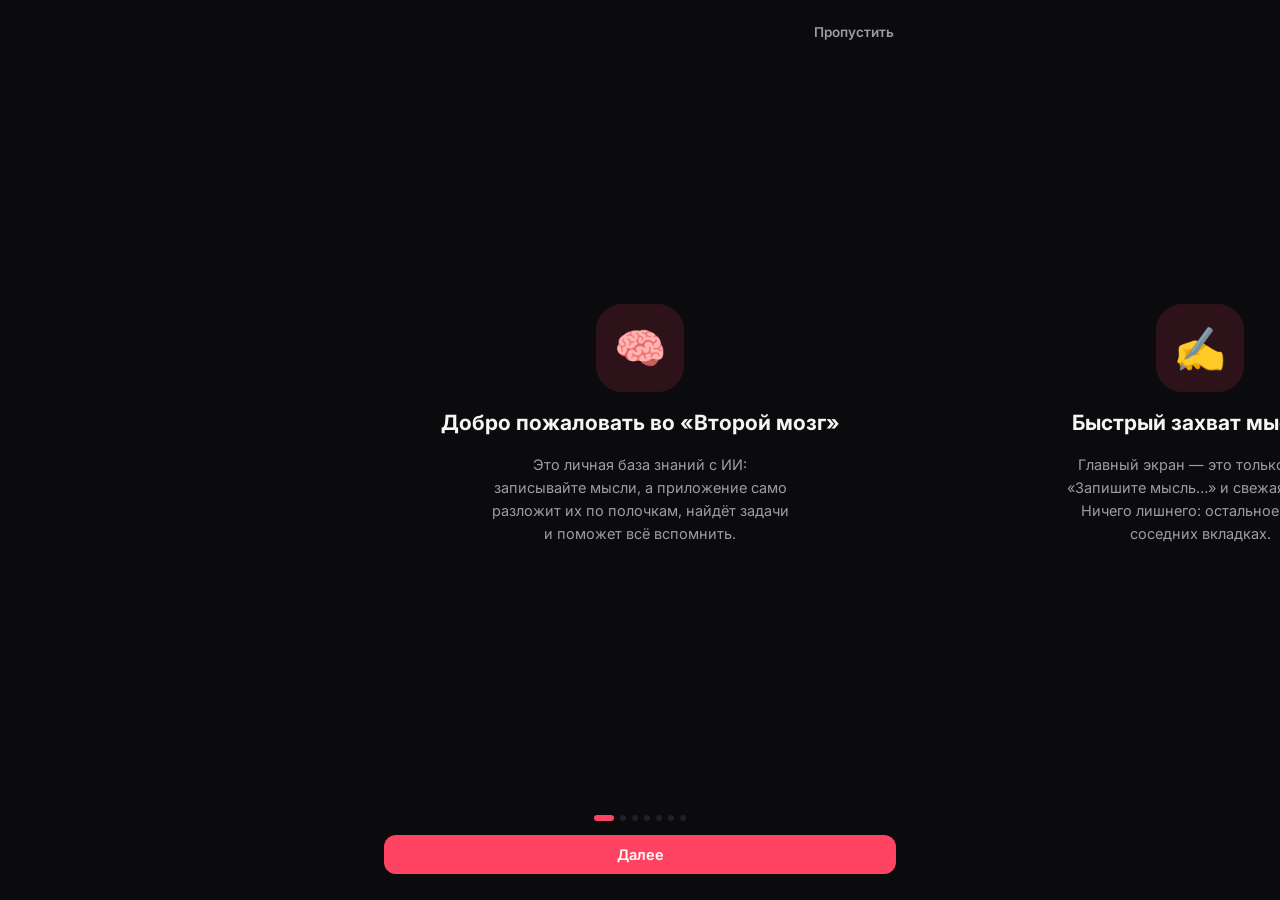
<file: index.html>
<!DOCTYPE html>
<html lang="ru">
<head>
<meta charset="UTF-8" />
<meta name="viewport" content="width=device-width, initial-scale=1.0, viewport-fit=cover, user-scalable=no" />
<title>Второй мозг</title>
<meta name="description" content="Личная база знаний с ИИ — заметки, дневник, задачи и чат с вашим вторым мозгом" />
<meta name="theme-color" content="#000000" />

<!-- Telegram Mini Apps SDK -->
<script src="https://telegram.org/js/telegram-web-app.js"></script>

<!-- Один шрифт для всего интерфейса — меньше визуального шума -->
<link rel="preconnect" href="https://fonts.googleapis.com">
<link rel="preconnect" href="https://fonts.gstatic.com" crossorigin>
<link href="https://fonts.googleapis.com/css2?family=Inter:wght@400;500;600;700;800&display=swap" rel="stylesheet">

<link rel="stylesheet" href="styles.css" />
</head>
<body>

<div id="app" class="app">

  <!-- ==================== ШАПКА ====================
       Только заголовок — иконки карты и настроек убраны отсюда,
       чтобы не дублировать нижнюю навигацию (карта теперь часть
       вкладки «Записи», настройки — часть вкладки «Профиль»). -->
  <header class="topbar">
    <div class="topbar__titles">
      <h1 class="topbar__title">Второй мозг</h1>
      <p class="topbar__subtitle" id="topbarSubtitle">каталог мыслей</p>
    </div>
  </header>

  <!-- ==================== ЭКРАНЫ ==================== -->
  <main class="views" id="views">

    <!-- ---------- ГЛАВНАЯ ----------
         Только одно действие (захват мысли) + свежая лента.
         Никакой статистики и графиков — им место на вкладке «Профиль». -->
    <section class="view" id="view-home" data-view="home">

      <form class="capture" id="captureForm">
        <textarea id="captureInput" class="capture__input" placeholder="Запишите мысль, идею, задачу…" rows="1"></textarea>
        <div class="capture__row">
          <select id="captureCategory" class="capture__select"></select>
          <button type="submit" class="btn btn--brass capture__submit">
            <span>Сохранить</span>
          </button>
        </div>
      </form>

      <div class="section-head" style="margin-top:22px">
        <h2 class="section-head__title">Последние записи</h2>
        <button class="linkbtn" data-nav="records" type="button">все →</button>
      </div>
      <div class="cards-list" id="homeRecent"></div>

    </section>

    <!-- ---------- ЗАПИСИ ----------
         Объединяет то, что раньше было тремя разными вкладками
         (Заметки / Дневник / Задачи) плюс карту мыслей — одна лента,
         один переключатель типа записи сверху, один способ смотреть на неё
         (список или карта). -->
    <section class="view" id="view-records" data-view="records">

      <div class="records-head">
        <div class="segmented" id="recordsTypeSeg">
          <button class="segmented__btn is-active" data-rtype="notes" type="button">Заметки</button>
          <button class="segmented__btn" data-rtype="journal" type="button">Дневник</button>
          <button class="segmented__btn" data-rtype="tasks" type="button">Задачи</button>
        </div>
        <button class="iconbtn iconbtn--sq" id="btnToggleSearch" type="button" title="Поиск" aria-label="Поиск">
          <svg viewBox="0 0 24 24" width="17" height="17" fill="none" stroke="currentColor" stroke-width="2"><circle cx="11" cy="11" r="7"/><path d="M21 21l-4.3-4.3"/></svg>
        </button>
        <button class="iconbtn iconbtn--sq" id="btnToggleMapView" type="button" title="Карта мыслей" aria-label="Карта мыслей">
          <svg viewBox="0 0 24 24" width="19" height="19" fill="none" stroke="currentColor" stroke-width="1.8"><circle cx="6" cy="6" r="2.3"/><circle cx="18" cy="6" r="2.3"/><circle cx="12" cy="18" r="2.3"/><path d="M8 7l6 9M16 7l-6 9M8.3 6h7.4"/></svg>
        </button>
      </div>

      <div class="searchbar searchbar--collapsible" id="searchBarWrap" hidden>
        <svg viewBox="0 0 24 24" width="16" height="16" fill="none" stroke="currentColor" stroke-width="2"><circle cx="11" cy="11" r="7"/><path d="M21 21l-4.3-4.3"/></svg>
        <input type="text" id="recordsSearch" placeholder="Поиск по записям…" />
        <button class="searchbar__close" id="btnCloseSearch" type="button" aria-label="Закрыть поиск">
          <svg viewBox="0 0 24 24" width="15" height="15" fill="none" stroke="currentColor" stroke-width="2"><path d="M18 6L6 18M6 6l12 12"/></svg>
        </button>
      </div>

      <!-- ---- список (заметки / задачи) ---- -->
      <div id="recordsListWrap">

        <!-- задачи: быстрое добавление — видно только при фильтре «Задачи» -->
        <form class="task-add" id="taskAddForm" hidden>
          <input type="text" id="taskAddInput" placeholder="Новая задача…" />
          <button type="submit" class="btn btn--brass">Добавить</button>
        </form>
        <button class="btn btn--ghost btn--sm settings-fullwidth" id="btnScanNotesForTasks" hidden style="margin-bottom:12px">
          <svg viewBox="0 0 24 24" width="15" height="15" fill="none" stroke="currentColor" stroke-width="1.8"><rect x="3" y="4" width="12" height="14" rx="2"/><path d="M6 8h6M6 11h6M6 14h4"/><circle cx="18" cy="16" r="3.4"/><path d="M20.4 18.4L23 21"/></svg>
          Найти задачи в заметках
        </button>
        <div class="chips-row" id="tasksStatusChips" hidden>
          <button class="chip is-active" data-taskfilter="open" type="button">Открытые</button>
          <button class="chip" data-taskfilter="done" type="button">Выполненные</button>
        </div>

        <div class="cards-list" id="recordsList"></div>

        <!-- ---- дневник: отдельная, самостоятельная панель ---- -->
        <div class="journal-panel" id="journalPanel" hidden>

          <div class="journal-panel__head">
            <div>
              <h2 class="journal-panel__title">Дневник</h2>
              <p class="journal-panel__sub" id="journalDateSub"></p>
            </div>
            <div class="journal-streak" id="journalStreak"></div>
          </div>

          <div class="journal-week" id="journalWeek"></div>

          <div class="journal-card">
            <div class="journal-card__moods" id="moodRow"></div>
            <textarea id="journalInput" class="journal-card__input" placeholder="Как прошёл день? Что важного случилось…" rows="4"></textarea>
            <div class="journal-card__actions">
              <button class="btn btn--ghost btn--sm" id="btnJournalAI" type="button">
                <svg viewBox="0 0 24 24" width="14" height="14" fill="currentColor" stroke="none"><path d="M12 2l1.8 5.4L19 9l-5.2 1.8L12 16l-1.8-5.2L5 9l5.2-1.6L12 2z"/></svg>
                Рефлексия дня
              </button>
              <button class="btn btn--brass btn--sm" id="btnJournalSave" type="button">Сохранить</button>
            </div>
          </div>

          <div id="insightCard" class="insight-card" hidden>
            <div class="insight-card__label">Наблюдение ИИ</div>
            <div class="insight-card__text" id="insightText"></div>
          </div>

          <div class="section-head" style="margin-top:22px">
            <h2 class="section-head__title">История</h2>
            <button class="linkbtn" id="btnWeeklyInsight" type="button">
              <svg viewBox="0 0 24 24" width="12" height="12" fill="currentColor" stroke="none" style="vertical-align:-1px;margin-right:3px"><path d="M12 2l1.8 5.4L19 9l-5.2 1.8L12 16l-1.8-5.2L5 9l5.2-1.6L12 2z"/></svg>
              итог недели
            </button>
          </div>
          <div class="cards-list" id="journalHistoryList"></div>
        </div>
      </div>

      <!-- ---- карта мыслей (переключатель списка) ---- -->
      <div id="recordsMapWrap" hidden>
        <div class="brain-canvas-wrap" id="brainCanvasWrap"></div>
        <div class="brain-legend" id="brainLegend"></div>
        <p class="brain-stats" id="brainStats"></p>
      </div>

      <button class="fab" id="btnNewNote" type="button" title="Новая заметка" aria-label="Новая заметка">+</button>
    </section>

    <!-- ---------- ЧАТ С ИИ ---------- -->
    <section class="view" id="view-chat" data-view="chat">
      <div class="chat__toolbar">
        <span class="chat__hint">Модель отвечает, опираясь на ваши заметки</span>
        <button class="linkbtn" id="btnClearChat" type="button">очистить</button>
      </div>
      <div class="chat__log" id="chatLog"></div>
      <form class="chat__form" id="chatForm">
        <textarea id="chatInput" class="chat__input" placeholder="Спросите что-нибудь о своих заметках…" rows="1"></textarea>
        <button type="submit" class="chat__send" id="chatSend" aria-label="Отправить">
          <svg viewBox="0 0 24 24" width="18" height="18" fill="none" stroke="currentColor" stroke-width="2"><path d="M22 2L11 13"/><path d="M22 2l-7 20-4-9-9-4 20-7z"/></svg>
        </button>
      </form>
    </section>

    <!-- ---------- ПРОФИЛЬ ----------
         Сюда убрана вся аналитика (график, серия дней, статистика) —
         кому интересно, тот зайдёт сам, а не будет натыкаться на неё
         каждый раз на главном экране. Плюс настройки и данные. -->
    <section class="view" id="view-profile" data-view="profile">

      <div class="section-head" style="margin-top:0">
        <h2 class="section-head__title">Статистика</h2>
      </div>
      <div class="segmented" id="profileRange">
        <button class="segmented__btn is-active" data-range="week" type="button">Неделя</button>
        <button class="segmented__btn" data-range="month" type="button">Месяц</button>
        <button class="segmented__btn" data-range="year" type="button">Год</button>
        <button class="segmented__btn" data-range="all" type="button">Всё время</button>
      </div>
      <div class="chart-card">
        <div class="chart-card__head">
          <div>
            <p class="chart-card__value" id="chartTotalLabel">0<small>заметок</small></p>
            <p class="chart-card__sub" id="chartSubLabel">за 7 дней</p>
          </div>
        </div>
        <div id="chartMount"></div>
      </div>
      <div class="stats-grid" id="statsGrid"></div>

      <div class="section-head">
        <h2 class="section-head__title">Настройки</h2>
      </div>

      <div class="settings-block">
        <label class="settings-label">Together API ключ</label>
        <div class="settings-inputrow">
          <input type="password" id="settingsApiKey" placeholder="together_xxxxxxxxxxxxxxxx" autocomplete="off" />
          <button type="button" class="iconbtn" id="btnToggleKey" title="Показать / скрыть">
            <svg viewBox="0 0 24 24" width="17" height="17" fill="none" stroke="currentColor" stroke-width="2"><path d="M2 12s4-7 10-7 10 7 10 7-4 7-10 7-10-7-10-7z"/><circle cx="12" cy="12" r="3"/></svg>
          </button>
        </div>
        <p class="settings-hint">Ключ хранится только в этом браузере и нужен, чтобы работали ИИ-функции (обработка заметки, чат, дневник). Без ключа заметки и задачи всё равно можно вести.</p>
      </div>

      <div class="settings-block">
        <label class="settings-label">Модель</label>
        <input type="text" id="settingsModel" list="modelList" placeholder="meta-llama/Llama-3.3-70B-Instruct-Turbo" />
        <datalist id="modelList">
          <option value="meta-llama/Llama-3.3-70B-Instruct-Turbo">
          <option value="meta-llama/Meta-Llama-3.1-8B-Instruct-Turbo">
          <option value="Qwen/Qwen2.5-72B-Instruct-Turbo">
          <option value="deepseek-ai/DeepSeek-V3">
          <option value="mistralai/Mixtral-8x7B-Instruct-v0.1">
          <option value="openai/gpt-oss-20b">
        </datalist>
      </div>

      <div class="settings-block">
        <label class="settings-label">Как вас называть</label>
        <input type="text" id="settingsUserName" placeholder="Имя" />
      </div>

      <div class="settings-block">
        <div class="settings-row-between">
          <span class="settings-hint" style="margin:0">Проверить подключение к Together</span>
          <button class="btn btn--ghost btn--sm" id="btnTestApi" type="button">Тест</button>
        </div>
        <p class="settings-status" id="apiTestStatus"></p>
      </div>

      <button class="btn btn--brass btn--full" id="btnSaveSettings" type="button">Сохранить настройки</button>

      <div class="settings-block" style="margin-top:22px">
        <label class="settings-label">Обучение</label>
        <button class="btn btn--ghost btn--sm settings-fullwidth" id="btnShowOnboarding" type="button">
          <svg viewBox="0 0 24 24" width="15" height="15" fill="none" stroke="currentColor" stroke-width="1.8"><path d="M2 8l10-4 10 4-10 4-10-4z"/><path d="M6 10.5V16c0 1.2 2.8 3 6 3s6-1.8 6-3v-5.5"/><path d="M22 8v6"/></svg>
          Показать обучение заново
        </button>
      </div>

      <div class="settings-block">
        <label class="settings-label">Данные</label>
        <div class="settings-actions">
          <button class="btn btn--ghost btn--sm" id="btnExport" type="button">
            <svg viewBox="0 0 24 24" width="14" height="14" fill="none" stroke="currentColor" stroke-width="2"><path d="M12 3v11m0 0l-4-4m4 4l4-4"/><path d="M5 21h14"/></svg>
            Экспорт JSON
          </button>
          <label class="btn btn--ghost btn--sm" for="importFile">
            <svg viewBox="0 0 24 24" width="14" height="14" fill="none" stroke="currentColor" stroke-width="2"><path d="M12 21V10m0 0l-4 4m4-4l4 4"/><path d="M5 3h14"/></svg>
            Импорт JSON
          </label>
          <input type="file" id="importFile" accept="application/json" hidden />
        </div>
        <button class="btn btn--danger btn--sm settings-fullwidth" id="btnClearAll" type="button">Удалить все данные</button>
      </div>

      <div class="settings-block">
        <p class="settings-footnote">Второй мозг · фронтенд-прототип · данные локальные</p>
      </div>
    </section>

  </main>

  <!-- ==================== НИЖНЯЯ НАВИГАЦИЯ ====================
       Единственная система навигации в приложении: 4 раздела. -->
  <nav class="tabbar" id="tabbar">
    <button class="tabbar__item is-active" data-nav="home" type="button">
      <svg viewBox="0 0 24 24" width="21" height="21" fill="none" stroke="currentColor" stroke-width="1.8"><path d="M3 11l9-8 9 8"/><path d="M5 10v10h14V10"/></svg>
      <span>Главная</span>
    </button>
    <button class="tabbar__item" data-nav="records" type="button">
      <svg viewBox="0 0 24 24" width="21" height="21" fill="none" stroke="currentColor" stroke-width="1.8"><rect x="4" y="3" width="16" height="18" rx="1.5"/><path d="M8 8h8M8 12h8M8 16h5"/></svg>
      <span>Записи</span>
    </button>
    <button class="tabbar__item" data-nav="chat" type="button">
      <svg viewBox="0 0 24 24" width="21" height="21" fill="none" stroke="currentColor" stroke-width="1.8"><path d="M21 15a2 2 0 01-2 2H8l-5 4V5a2 2 0 012-2h14a2 2 0 012 2z"/></svg>
      <span>ИИ-чат</span>
    </button>
    <button class="tabbar__item" data-nav="profile" type="button">
      <svg viewBox="0 0 24 24" width="21" height="21" fill="none" stroke="currentColor" stroke-width="1.8"><circle cx="12" cy="8" r="4"/><path d="M4 21c0-4.4 3.6-7 8-7s8 2.6 8 7"/></svg>
      <span>Профиль</span>
    </button>
  </nav>
</div>

<!-- ==================== МОДАЛКА: ЗАМЕТКА ==================== -->
<div class="modal" id="noteModal" hidden>
  <div class="modal__sheet">
    <div class="modal__handle"></div>
    <div class="modal__head">
      <div>
        <span class="mono-tag" id="noteModalId">#0000</span>
        <span class="mono-tag" id="noteModalDate" style="margin-left:8px"></span>
      </div>
      <div class="modal__head-actions">
        <button class="iconbtn" id="btnPinNote" type="button" aria-label="Закрепить">
          <svg viewBox="0 0 24 24" width="16" height="16" fill="none" stroke="currentColor" stroke-width="2"><path d="M12 21s7-7.2 7-12a7 7 0 10-14 0c0 4.8 7 12 7 12z"/><circle cx="12" cy="9" r="2.4"/></svg>
        </button>
        <button class="iconbtn" id="noteModalClose" type="button" aria-label="Закрыть">
          <svg viewBox="0 0 24 24" width="15" height="15" fill="none" stroke="currentColor" stroke-width="2"><path d="M18 6L6 18M6 6l12 12"/></svg>
        </button>
      </div>
    </div>
    <input type="text" id="noteTitle" class="modal__title-input" placeholder="Заголовок (необязательно)" />
    <textarea id="noteBody" class="modal__body-input" placeholder="Текст заметки…" rows="8"></textarea>
    <div class="modal__row">
      <select id="noteCategory" class="capture__select"></select>
      <input type="text" id="noteTags" class="modal__tags-input" placeholder="теги через запятую" />
    </div>

    <!-- Одна кнопка вместо трёх: один клик — категория, теги, заголовок
         и задачи находятся сразу все вместе. Сжатие текста — отдельное,
         менее заметное действие, потому что оно необратимо меняет текст. -->
    <div class="modal__ai-row">
      <button class="btn btn--brass modal__ai-main" id="btnAutoProcess" type="button">
        <svg viewBox="0 0 24 24" width="15" height="15" fill="currentColor" stroke="none"><path d="M12 2l1.8 5.4L19 9l-5.2 1.8L12 16l-1.8-5.2L5 9l5.2-1.6L12 2z"/></svg>
        Обработать заметку
      </button>
    </div>
    <div class="modal__ai-output" id="noteAiOutput" hidden></div>
    <button class="linkbtn modal__summarize-link" id="btnSummarizeNote" type="button">
      <svg viewBox="0 0 24 24" width="13" height="13" fill="none" stroke="currentColor" stroke-width="2" style="vertical-align:-2px;margin-right:4px"><path d="M6 3v4H3M18 3v4h3M6 21v-4H3M18 21v-4h3"/></svg>
      Сжать текст в резюме
    </button>

    <div class="modal__footer">
      <button class="btn btn--danger btn--sm" id="btnDeleteNote" type="button">Удалить</button>
      <button class="btn btn--brass" id="btnSaveNote" type="button">Сохранить</button>
    </div>
  </div>
</div>

<!-- ==================== МОДАЛКА: ВЫБОР ЗАМЕТОК ДЛЯ ЗАДАЧ ==================== -->
<div class="modal" id="pickerModal" hidden>
  <div class="modal__sheet">
    <div class="modal__handle"></div>
    <div class="modal__head">
      <h2 class="modal__heading">Из какой заметки искать задачи?</h2>
      <button class="iconbtn" id="pickerModalClose" type="button" aria-label="Закрыть">✕</button>
    </div>
    <div class="cards-list" id="pickerList"></div>
  </div>
</div>

<!-- ==================== ОБУЧАЛКА (первый запуск) ==================== -->
<div class="onboarding" id="onboarding" hidden>
  <button class="onboarding__skip" id="onboardingSkip" type="button">Пропустить</button>
  <div class="onboarding__track" id="onboardingTrack"></div>
  <div class="onboarding__dots" id="onboardingDots"></div>
  <div class="onboarding__footer">
    <button class="btn btn--brass onboarding__next" id="onboardingNext" type="button">Далее</button>
  </div>
</div>

<div class="toast" id="toast" hidden></div>

<script src="app.js" defer></script>
</body>
</html>
</file>
<file: styles.css>
/* =========================================================================
   ВТОРОЙ МОЗГ — дизайн-система
   Один шрифт (Inter), чёткая иерархия по весу/размеру, минимум декора.
   Тёмная тема, один акцентный цвет, поверхности отличаются только
   тоном фона — без лишних рамок, пунктиров и подписей "для красоты".
   ========================================================================= */

:root{
  /* --- поверхности --- */
  --bg: #0B0B0D;
  --surface: #17181C;
  --surface-2: #202126;
  --border: #26272C;

  --text: #F5F5F4;
  --text-dim: #9C9CA3;
  --text-faint: #6C6C74;

  /* --- акцент --- */
  --accent: #FF4463;
  --accent-strong: #E6304F;
  --accent-tint: rgba(255,68,99,.14);

  --success: #34D399;
  --success-tint: rgba(52,211,153,.14);
  --danger: #FF6B4A;
  --danger-tint: rgba(255,107,74,.14);
  --info: #6FA8FF;
  --info-tint: rgba(111,168,255,.14);

  --radius-s: 10px;
  --radius-m: 16px;
  --radius-l: 20px;

  --font: 'Inter', -apple-system, BlinkMacSystemFont, 'Segoe UI', sans-serif;

  --shadow-card: 0 1px 2px rgba(0,0,0,.25);
  --shadow-sheet: 0 -8px 30px rgba(0,0,0,.5);

  color-scheme: dark;
}

*{ box-sizing: border-box; }
html,body{ height:100%; }
body{
  margin:0;
  background: var(--bg);
  color: var(--text);
  font-family: var(--font);
  -webkit-tap-highlight-color: transparent;
  overscroll-behavior-y: none;
  -webkit-font-smoothing: antialiased;
}
button, input, textarea, select{ font-family: inherit; color: inherit; }
button{ cursor:pointer; background:none; border:none; }
::selection{ background: var(--accent-tint); }
::-webkit-scrollbar{ width:0; height:0; }

.app{
  max-width: 560px;
  margin: 0 auto;
  min-height: 100dvh;
  display: flex;
  flex-direction: column;
  padding-bottom: calc(72px + env(safe-area-inset-bottom));
}

/* =========================== TOPBAR ===========================
   Только заголовок — никаких иконок и вторичных путей навигации. */
.topbar{
  padding: calc(16px + env(safe-area-inset-top)) 18px 14px;
  position: sticky; top:0; z-index: 20;
  background: var(--bg);
}
.topbar__title{
  font-size: 19px; font-weight: 700; margin:0; letter-spacing:-.2px;
}
.topbar__subtitle{
  margin:1px 0 0; font-size: 12.5px; color: var(--text-dim);
}
.iconbtn{
  display:flex; flex-direction:column; align-items:center; justify-content:center; gap:2px;
  width:50px; height:46px;
  border-radius: 13px; color: var(--text-dim);
  background: var(--surface);
}
.iconbtn:active{ transform: scale(.96); background: var(--surface-2); }
.iconbtn__glyph{ font-size:16px; line-height:1; }
.iconbtn svg{ display:block; }
.iconbtn__label{ font-size: 9.5px; font-weight:600; color: var(--text-faint); }
.iconbtn--sq{ width:46px; height:46px; flex-shrink:0; }
.iconbtn.is-active{ background: var(--accent-tint); color: var(--accent); }

/* =========================== VIEWS =========================== */
.views{ flex:1; position:relative; }
.view{
  display:none;
  padding: 18px 18px 28px;
  animation: viewIn .2s ease;
}
.view.is-active{ display:block; }
@keyframes viewIn{
  from{ opacity:0; transform: translateY(4px); }
  to{ opacity:1; transform: translateY(0); }
}

.section-head{
  display:flex; align-items:center; justify-content:space-between;
  margin: 26px 0 12px;
}
.section-head__title{
  font-weight: 700; font-size: 16px; margin:0;
}
.linkbtn{
  font-size: 13px; color: var(--text-dim); font-weight: 600;
}
.mono-tag{
  font-size: 12px; color: var(--text-dim); font-weight: 600;
}

/* =========================== SEGMENTED CONTROL =========================== */
.segmented{
  display:flex; background: var(--surface);
  border-radius: 12px; padding: 3px; gap:2px;
}
.segmented__btn{
  flex:1; text-align:center; padding:9px 4px; border-radius:9px;
  font-size: 13px; font-weight:600; color: var(--text-dim);
  transition: background .15s ease, color .15s ease;
}
.segmented__btn.is-active{ background: var(--surface-2); color: var(--text); }

/* =========================== ACTIVITY CHART CARD (Профиль) =========================== */
.chart-card{
  background: var(--surface); border-radius: var(--radius-l);
  padding: 18px 18px 14px;
  margin-top: 14px;
}
.chart-card__head{ display:flex; align-items:flex-start; justify-content:space-between; margin-bottom: 4px; }
.chart-card__value{
  font-size: 28px; font-weight:700; line-height:1.1;
  display:flex; align-items:baseline; gap:6px; margin:0;
}
.chart-card__value small{ font-size:13px; font-weight:600; color: var(--text-dim); }
.chart-card__sub{ font-size: 12.5px; color: var(--text-dim); margin: 3px 0 0; }
.chart-svg{ width:100%; height:auto; display:block; margin-top: 14px; }
.chart-empty{ text-align:center; color: var(--text-dim); font-size:13px; padding: 32px 10px; }
.chart-bar-label{ font-size:9px; fill: var(--text-faint); }
.chart-bar-value{ font-size:9.5px; fill: var(--text); font-weight:600; }

/* =========================== QUICK CAPTURE (Главная) =========================== */
.capture{
  background: var(--surface);
  border-radius: var(--radius-l);
  padding: 14px;
}
.capture__input{
  width:100%; border:none; background:transparent; resize:none;
  font-size: 16px; line-height:1.5; padding: 4px 4px 10px; color: var(--text);
  min-height: 26px; max-height: 160px;
}
.capture__input::placeholder{ color: var(--text-dim); }
.capture__input:focus{ outline:none; }
.capture__row{ display:flex; gap:8px; align-items:center; }
.capture__select{
  flex:1; border:none; background: var(--surface-2);
  border-radius: 10px; padding: 10px 12px; font-size: 13.5px;
  appearance:none; color: var(--text);
}
.capture__submit{ flex-shrink:0; padding: 10px 18px; }

/* =========================== BUTTONS =========================== */
.btn{
  border-radius: 12px; padding: 11px 18px; font-size: 14.5px; font-weight: 600;
  display:inline-flex; align-items:center; justify-content:center; gap:6px;
  transition: transform .1s ease, opacity .15s ease;
  white-space: nowrap;
}
.btn:active{ transform: scale(.97); }
.btn--brass{ background: var(--accent); color: #fff; }
.btn--ghost{ background: var(--surface-2); color: var(--text); }
.btn--danger{ background: var(--danger-tint); color: var(--danger); }
.btn--sm{ padding: 8px 14px; font-size: 13px; }
.btn--full{ width:100%; }
.btn[disabled]{ opacity:.5; pointer-events:none; }

/* =========================== STATS (2×2, Профиль) =========================== */
.stats-grid{
  display:grid; grid-template-columns: repeat(2,1fr); gap:10px; margin-top:14px;
}
.stat-card{
  background: var(--surface); border-radius: var(--radius-m);
  padding: 14px;
}
.stat-card__label{ font-size: 12.5px; color: var(--text-dim); margin-bottom: 12px; display:block; }
.stat-card__value{ font-size: 22px; font-weight:700; }
.stat-card__unit{ font-size:12.5px; font-weight:600; color: var(--text-dim); margin-left:2px; }
.stat-card--accent{ background: var(--accent); }
.stat-card--accent .stat-card__label{ color: rgba(255,255,255,.85); }
.stat-card--accent .stat-card__value{ color:#fff; }
.stat-card--accent .stat-card__unit{ color: rgba(255,255,255,.75); }

/* =========================== NOTE CARDS ===========================
   Список показывает только цвет категории, метку категории, заголовок
   и первую строку текста. Теги, дата и номер — второстепенная
   информация, она видна только внутри модалки заметки. */
.cards-list{ display:flex; flex-direction:column; gap:8px; }
.note-card{
  position:relative;
  background: var(--surface);
  border-radius: var(--radius-m);
  padding: 13px 40px 13px 16px;
  box-shadow: var(--shadow-card);
  overflow:hidden;
}
.note-card::before{
  content:"";
  position:absolute; left:0; top:0; bottom:0; width:3px;
  background: var(--cat-color, var(--accent));
}
.note-card.is-pinned{ background: var(--surface-2); }
.note-card__pin{
  position:absolute; top:10px; right:10px; font-size:14px; opacity:.3; padding:6px;
  transition: opacity .15s, transform .15s;
}
.note-card__pin.is-active{ opacity:1; }
.note-card__cat{
  display:block;
  font-size: 11.5px; color: var(--cat-color, var(--accent));
  font-weight:700; margin-bottom:4px;
}
.note-card__title{
  font-weight:600; font-size:15px; margin: 1px 0 3px; line-height:1.35;
}
.note-card__body{
  font-size: 13.5px; color: var(--text-dim); line-height:1.45;
  display:-webkit-box; -webkit-line-clamp:2; -webkit-box-orient:vertical; overflow:hidden;
}
.note-card.is-empty-state, .empty-state{
  text-align:center; padding: 34px 20px; color: var(--text-dim); font-size:13.5px; line-height:1.5;
  background: var(--surface); border-radius: var(--radius-m);
}

/* =========================== ЗАПИСИ (объединённая лента) =========================== */
.records-head{ display:flex; align-items:center; gap:8px; margin-bottom:14px; }
.records-head .segmented{ flex:1; }

.searchbar{
  display:flex; align-items:center; gap:9px;
  background: var(--surface); border-radius: 13px; padding: 11px 14px;
  color: var(--text-dim);
  margin-bottom: 12px;
}
.searchbar input{ flex:1; border:none; background:transparent; font-size:14.5px; color: var(--text); }
.searchbar input::placeholder{ color: var(--text-dim); }
.searchbar input:focus{ outline:none; }
.searchbar[hidden]{ display:none; }
.searchbar--collapsible{ animation: searchIn .18s cubic-bezier(.2,.9,.3,1); }
@keyframes searchIn{ from{ opacity:0; transform: translateY(-6px); } to{ opacity:1; transform: translateY(0); } }
.searchbar__close{ flex-shrink:0; color: var(--text-dim); padding:3px; display:flex; }
.searchbar__close:active{ color: var(--text); }

.chips-row{ display:flex; gap:7px; overflow-x:auto; padding: 2px 0 12px; }
.chip{
  flex-shrink:0; font-size: 13px; font-weight:600; padding: 8px 14px;
  border-radius: 20px; background: var(--surface); color: var(--text-dim);
}
.chip.is-active{ background: var(--accent); color: #fff; }

/* =========================== FAB =========================== */
.fab{
  position: fixed; bottom: calc(88px + env(safe-area-inset-bottom));
  right: calc(50% - 280px + 18px);
  width:56px; height:56px; border-radius: 18px;
  background: var(--accent); color: #fff;
  font-size: 27px; line-height:1; display:flex; align-items:center; justify-content:center;
  box-shadow: 0 10px 24px rgba(255,68,99,.35); z-index: 15;
}
.fab[hidden]{ display:none; }
@media (max-width: 620px){ .fab{ right: 18px; } }

/* =========================== TASKS =========================== */
.tasks-list{ display:flex; flex-direction:column; gap:8px; }
.task-row{
  display:flex; align-items:flex-start; gap:11px;
  background: var(--surface);
  border-radius: var(--radius-m); padding: 12px 14px;
}
.task-row__check{
  width:22px; height:22px; border-radius:7px; border:1.8px solid var(--text-faint);
  flex-shrink:0; margin-top:1px; display:flex; align-items:center; justify-content:center;
}
.task-row.is-done .task-row__check{ background: var(--success); border-color: var(--success); color:#0B0B0D; }
.task-row.is-done .task-row__text{ text-decoration: line-through; color: var(--text-faint); }
.task-row__text{ flex:1; font-size:14px; line-height:1.4; }
.task-row__meta{ font-size:11.5px; color: var(--text-faint); margin-top:3px; }
.task-row__del{ color: var(--text-faint); font-size:16px; padding:4px; }
.task-add{ display:flex; gap:8px; margin-bottom:12px; }
.task-add[hidden]{ display:none; }
.task-add input{
  flex:1; border:none; background: var(--surface);
  border-radius:12px; padding:11px 14px; font-size:14.5px; color: var(--text);
}
.task-add input::placeholder{ color: var(--text-dim); }
.task-add input:focus{ outline:none; }

/* =========================== INSIGHT CARD =========================== */
.insight-card{
  margin-top:14px; margin-bottom:6px; padding: 15px; border-radius: var(--radius-m);
  background: var(--surface);
  border-left: 3px solid var(--success);
}
.insight-card__label{
  font-size:11.5px; text-transform:uppercase;
  color: var(--success); letter-spacing:.3px; font-weight:700; margin-bottom:6px;
}
.insight-card__text{ font-size:13.5px; line-height:1.5; color: var(--text-dim); }

/* =========================== CHAT =========================== */
#view-chat{ display:none; padding-bottom: 10px; }
#view-chat.is-active{ display:flex; flex-direction:column; height: calc(100dvh - 74px - 64px - env(safe-area-inset-top) - env(safe-area-inset-bottom)); }
.chat__toolbar{
  display:flex; justify-content:space-between; align-items:center;
  padding-bottom:10px; margin-bottom:10px;
}
.chat__hint{ font-size:12.5px; color: var(--text-dim); }
.chat__log{ flex:1; overflow-y:auto; display:flex; flex-direction:column; gap:12px; padding: 4px 2px 12px; }
.msg{ max-width: 86%; }
.msg--user{ align-self:flex-end; }
.msg--ai{ align-self:flex-start; }
.msg__bubble{
  padding: 11px 14px; border-radius: 16px; font-size: 14.5px; line-height:1.5;
  white-space: pre-wrap;
}
.msg--user .msg__bubble{ background: var(--accent); color: #fff; border-bottom-right-radius:4px; }
.msg--ai .msg__bubble{ background: var(--surface); border-bottom-left-radius:4px; }
.msg__sources{ display:flex; flex-wrap:wrap; gap:5px; margin-top:6px; padding-left:4px; }
.msg__source-chip{
  font-size:11px; padding:4px 9px; border-radius:20px; font-weight:500;
  background: var(--accent-tint); color: var(--accent);
}
.msg--typing .msg__bubble{ display:flex; gap:4px; align-items:center; padding: 14px 16px; }
.typing-dot{ width:6px; height:6px; border-radius:50%; background: var(--text-dim); animation: typingBounce 1.1s infinite ease-in-out; }
.typing-dot:nth-child(2){ animation-delay:.15s; } .typing-dot:nth-child(3){ animation-delay:.3s; }
@keyframes typingBounce{ 0%,60%,100%{ transform: translateY(0); opacity:.5;} 30%{ transform: translateY(-4px); opacity:1;} }

.chat__form{
  display:flex; gap:8px; align-items:flex-end;
  padding-top:12px;
}
.chat__input{
  flex:1; border:none; background: var(--surface);
  border-radius:14px; padding:11px 14px; font-size:14.5px; resize:none; max-height:120px; color: var(--text);
}
.chat__input::placeholder{ color: var(--text-dim); }
.chat__input:focus{ outline:none; }
.chat__send{
  width:42px; height:42px; border-radius:13px; background: var(--accent); color:#fff;
  display:flex; align-items:center; justify-content:center; flex-shrink:0;
}
.chat__send:disabled{ opacity:.4; }

/* =========================== ДНЕВНИК (отдельная панель) =========================== */
.card{
  background: var(--surface); border-radius: var(--radius-m); padding: 15px; box-shadow: var(--shadow-card);
}
.journal-panel[hidden]{ display:none; }

.journal-panel__head{ display:flex; align-items:flex-start; justify-content:space-between; margin: 2px 0 16px; }
.journal-panel__title{ font-size:19px; font-weight:800; margin:0; letter-spacing:-.2px; }
.journal-panel__sub{ font-size:12.5px; color: var(--text-dim); margin:3px 0 0; text-transform:capitalize; }
.journal-streak{
  display:flex; align-items:center; gap:5px; flex-shrink:0;
  background: var(--accent-tint); color: var(--accent);
  padding:7px 12px; border-radius:20px; font-size:13px; font-weight:800;
}
.journal-streak svg{ display:block; }
.journal-streak:empty{ display:none; }

/* полоска недели: 7 дней, точка настроения если есть запись */
.journal-week{ display:flex; gap:6px; margin-bottom:16px; }
.journal-week__day{
  flex:1; min-width:0; display:flex; flex-direction:column; align-items:center; gap:4px;
  padding:9px 2px 8px; border-radius:13px; background: var(--surface); color: var(--text-dim);
  transition: background .15s ease;
}
.journal-week__wd{ font-size:9.5px; font-weight:700; text-transform:uppercase; letter-spacing:.3px; }
.journal-week__num{ font-size:13.5px; font-weight:700; color: var(--text); }
.journal-week__dot{ font-size:13px; min-height:15px; line-height:1; }
.journal-week__day.has-entry{ background: var(--surface-2); }
.journal-week__day.is-today{ background: var(--accent-tint); }
.journal-week__day.is-today .journal-week__wd,
.journal-week__day.is-today .journal-week__num{ color: var(--accent); }

/* карточка сегодняшней записи */
.journal-card{ background: var(--surface); border-radius: var(--radius-l); padding: 15px; margin-bottom:14px; }
.journal-card__moods{ display:flex; gap:6px; margin-bottom:8px; }
.mood-btn{ font-size:19px; padding:5px 8px; border-radius:10px; opacity:.4; transition: opacity .15s, transform .15s, background .15s; }
.mood-btn.is-active{ opacity:1; transform: scale(1.12); background: var(--surface-2); }
.journal-card__input{
  width:100%; border:none; background:transparent; resize:vertical; font-size:14.5px; line-height:1.55;
  padding:6px 2px; min-height:76px; color: var(--text);
}
.journal-card__input::placeholder{ color: var(--text-dim); }
.journal-card__input:focus{ outline:none; }
.journal-card__actions{ display:flex; justify-content:flex-end; gap:8px; margin-top:6px; }

/* история — карточка с датой слева, как в календаре */
.journal-entry{
  display:flex; gap:12px; align-items:flex-start;
  background: var(--surface); border-radius: var(--radius-m);
  padding: 12px 14px; margin-bottom:9px;
  scroll-margin-top: 90px;
}
.journal-entry.is-flash{ background: var(--accent-tint); }
.journal-entry__date-badge{
  flex-shrink:0; width:42px; height:42px; border-radius:12px; background: var(--surface-2);
  display:flex; flex-direction:column; align-items:center; justify-content:center; line-height:1;
}
.journal-entry__date-badge span{ font-size:14.5px; font-weight:800; color: var(--text); }
.journal-entry__date-badge small{ font-size:9px; color: var(--text-dim); text-transform:uppercase; margin-top:2px; }
.journal-entry__body{ flex:1; min-width:0; }
.journal-entry__head{ display:flex; justify-content:space-between; align-items:center; gap:8px; margin-bottom:5px; }
.journal-entry__weekday{ font-size:11.5px; color: var(--text-dim); font-weight:600; text-transform:capitalize; }
.journal-entry__mood{ font-size:15px; flex-shrink:0; }
.journal-entry__text{
  font-size:13.5px; line-height:1.5; color: var(--text-dim);
  display:-webkit-box; -webkit-line-clamp:3; -webkit-box-orient:vertical; overflow:hidden;
}
.journal-entry__ai{
  margin-top:9px; padding-top:9px; border-top:1px solid var(--surface-2);
  font-size:12.5px; color: var(--success); display:flex; gap:6px; align-items:flex-start;
}
.journal-entry__ai svg{ flex-shrink:0; margin-top:2px; }

/* =========================== TABBAR =========================== */
.tabbar{
  position: fixed; left:0; right:0; bottom:0; z-index: 30;
  max-width: 560px; margin: 0 auto;
  display:flex; background: var(--bg);
  padding: 8px 4px calc(6px + env(safe-area-inset-bottom));
}
.tabbar__item{
  flex:1; display:flex; flex-direction:column; align-items:center; gap:3px;
  padding: 7px 2px; border-radius: 12px; color: var(--text-faint);
}
.tabbar__item span{ font-size: 10.5px; font-weight:600; }
.tabbar__item.is-active{ color: var(--text); }
.tabbar__item.is-active svg{ stroke: var(--accent); }

/* =========================== MODALS (bottom sheet) =========================== */
.modal{
  position: fixed; inset:0; z-index: 50; display:flex; align-items:flex-end;
  background: rgba(0,0,0,.6);
  animation: fadeIn .18s ease;
}
.modal[hidden]{ display:none; }
@keyframes fadeIn{ from{ opacity:0; } to{ opacity:1; } }
.modal__sheet{
  width:100%; max-width: 560px; margin:0 auto;
  background: var(--bg); border-radius: 24px 24px 0 0;
  padding: 8px 18px calc(20px + env(safe-area-inset-bottom));
  max-height: 90dvh; overflow-y:auto;
  box-shadow: var(--shadow-sheet);
  animation: sheetUp .22s cubic-bezier(.2,.9,.3,1);
}
@keyframes sheetUp{ from{ transform: translateY(16px); opacity:.7; } to{ transform: translateY(0); opacity:1; } }
.modal__handle{ width:36px; height:4px; border-radius:3px; background: var(--surface-2); margin: 6px auto 12px; }
.modal__head{ display:flex; align-items:center; justify-content:space-between; margin-bottom:14px; gap:8px; }
.modal__head-actions{ display:flex; align-items:center; gap:6px; }
.modal__heading{ font-size:18px; font-weight:700; margin:0; }
.modal__title-input{
  width:100%; border:none; background:transparent;
  font-size:17px; font-weight:700; padding: 6px 2px 10px; border-bottom:1px solid var(--surface-2);
  margin-bottom:10px; color: var(--text);
}
.modal__title-input::placeholder{ color: var(--text-dim); font-weight:400; }
.modal__title-input:focus{ outline:none; border-color: var(--accent); }
.modal__body-input{
  width:100%; border:none; background: var(--surface);
  border-radius:13px; padding:12px 13px; font-size:14.5px; line-height:1.55; resize:vertical; color: var(--text);
}
.modal__body-input::placeholder{ color: var(--text-dim); }
.modal__body-input:focus{ outline:none; }
.modal__row{ display:flex; gap:8px; margin-top:10px; }
.modal__tags-input{
  flex:1.4; border:none; background: var(--surface);
  border-radius:11px; padding:10px 12px; font-size:13.5px; color: var(--text);
}
.modal__ai-row{ margin-top:14px; }
.modal__ai-main{ width:100%; }
.modal__ai-output{
  margin-top:10px; padding:12px 13px; border-radius:12px; background: var(--accent-tint);
  font-size:13.5px; line-height:1.5; color: var(--text);
}
.modal__summarize-link{ display:block; width:100%; text-align:center; margin-top:12px; padding:4px; }
.modal__footer{ display:flex; justify-content:space-between; margin-top:18px; gap:10px; }

/* settings block (Профиль) */
.settings-block{ margin-bottom: 20px; }
.settings-label{ display:block; font-size:13px; font-weight:700; color: var(--text); margin-bottom:8px; }
.settings-block input[type=text], .settings-block input[type=password]{
  width:100%; border:none; background: var(--surface);
  border-radius:12px; padding:12px 13px; font-size:14px; color: var(--text);
}
.settings-block input::placeholder{ color: var(--text-dim); }
.settings-block input:focus{ outline:none; box-shadow: 0 0 0 1.5px var(--accent); }
.settings-inputrow{ display:flex; gap:6px; }
.settings-inputrow input{ flex:1; }
.settings-hint{ font-size:12px; color: var(--text-dim); line-height:1.5; margin: 8px 0 0; }
.settings-row-between{ display:flex; justify-content:space-between; align-items:center; margin-top:10px; }
.settings-status{ font-size:12.5px; margin: 8px 0 0; min-height:16px; font-weight:600; }
.settings-status.is-ok{ color: var(--success); }
.settings-status.is-err{ color: var(--danger); }
.settings-actions{ display:flex; gap:8px; flex-wrap:wrap; }
.settings-footnote{ text-align:center; font-size:12px; color: var(--text-faint); }
.settings-fullwidth{ width:100%; margin-top:10px; }

/* =========================== BRAIN MAP (внутри вкладки «Записи») =========================== */
.brain-canvas-wrap{
  overflow:hidden; border-radius:18px; position:relative; min-height: 460px;
  background: var(--surface);
}
.brain-svg{ width:100%; height:100%; display:block; }
.brain-node{ cursor:pointer; }
.brain-node text{ pointer-events:none; }
.brain-link{ stroke: var(--accent); stroke-linecap: round; fill:none; }
@keyframes nodePulse{ 0%,100%{ opacity:.75; } 50%{ opacity:1; } }
.brain-legend{ display:flex; flex-wrap:wrap; gap:10px; margin-top:14px; }
.brain-legend__item{ display:flex; align-items:center; gap:5px; font-size:12px; color: var(--text-dim); }
.brain-legend__dot{ width:8px; height:8px; border-radius:50%; flex-shrink:0; }
.brain-empty{ text-align:center; color: var(--text-dim); padding:70px 24px; font-size:13.5px; line-height:1.6; }
.brain-stats{ font-size:12px; color: var(--text-dim); margin-top:10px; text-align:center; }

/* =========================== ONBOARDING =========================== */
.onboarding{
  position:fixed; inset:0; z-index:120; background: var(--bg);
  display:flex; flex-direction:column; max-width:560px; margin:0 auto;
}
.onboarding[hidden]{ display:none; }
.onboarding__skip{
  position:absolute; top: calc(16px + env(safe-area-inset-top)); right:18px; z-index:2;
  font-size:13.5px; color: var(--text-dim); font-weight:600; padding:8px;
}
.onboarding__track{
  flex:1; display:flex; transition: transform .35s cubic-bezier(.2,.9,.3,1);
  touch-action: pan-y;
}
.onboarding__slide{
  min-width:100%; display:flex; flex-direction:column; align-items:center; justify-content:center;
  text-align:center; padding: 60px 30px 20px; gap:18px;
}
.onboarding__icon{
  font-size:42px; width:88px; height:88px; border-radius:26px;
  display:flex; align-items:center; justify-content:center; background: var(--accent-tint);
}
.onboarding__title{ font-size:21px; font-weight:700; margin:0; }
.onboarding__text{ font-size:14.5px; color: var(--text-dim); line-height:1.6; max-width:300px; margin:0; }
.onboarding__dots{ display:flex; gap:6px; justify-content:center; padding: 6px 0 14px; }
.onboarding__dot{ width:6px; height:6px; border-radius:50%; background: var(--surface-2); transition: all .2s ease; }
.onboarding__dot.is-active{ background: var(--accent); width:20px; border-radius:4px; }
.onboarding__footer{ padding: 0 24px calc(26px + env(safe-area-inset-bottom)); }
.onboarding__next{ width:100%; }

/* =========================== TOAST =========================== */
.toast{
  position: fixed; left:50%; bottom: calc(88px + env(safe-area-inset-bottom));
  transform: translateX(-50%); z-index: 80;
  background: var(--surface-2); color: #fff;
  font-size: 13.5px; font-weight:500; padding: 11px 18px; border-radius: 30px;
  box-shadow: 0 8px 20px rgba(0,0,0,.5);
  animation: toastIn .2s ease;
  max-width: 86%; text-align:center;
}
.toast[hidden]{ display:none; }
@keyframes toastIn{ from{ opacity:0; transform: translate(-50%, 8px);} to{ opacity:1; transform: translate(-50%,0);} }

@media (prefers-reduced-motion: reduce){
  *{ animation-duration: .001ms !important; animation-iteration-count:1 !important; transition-duration: .001ms !important; }
}
</file>
